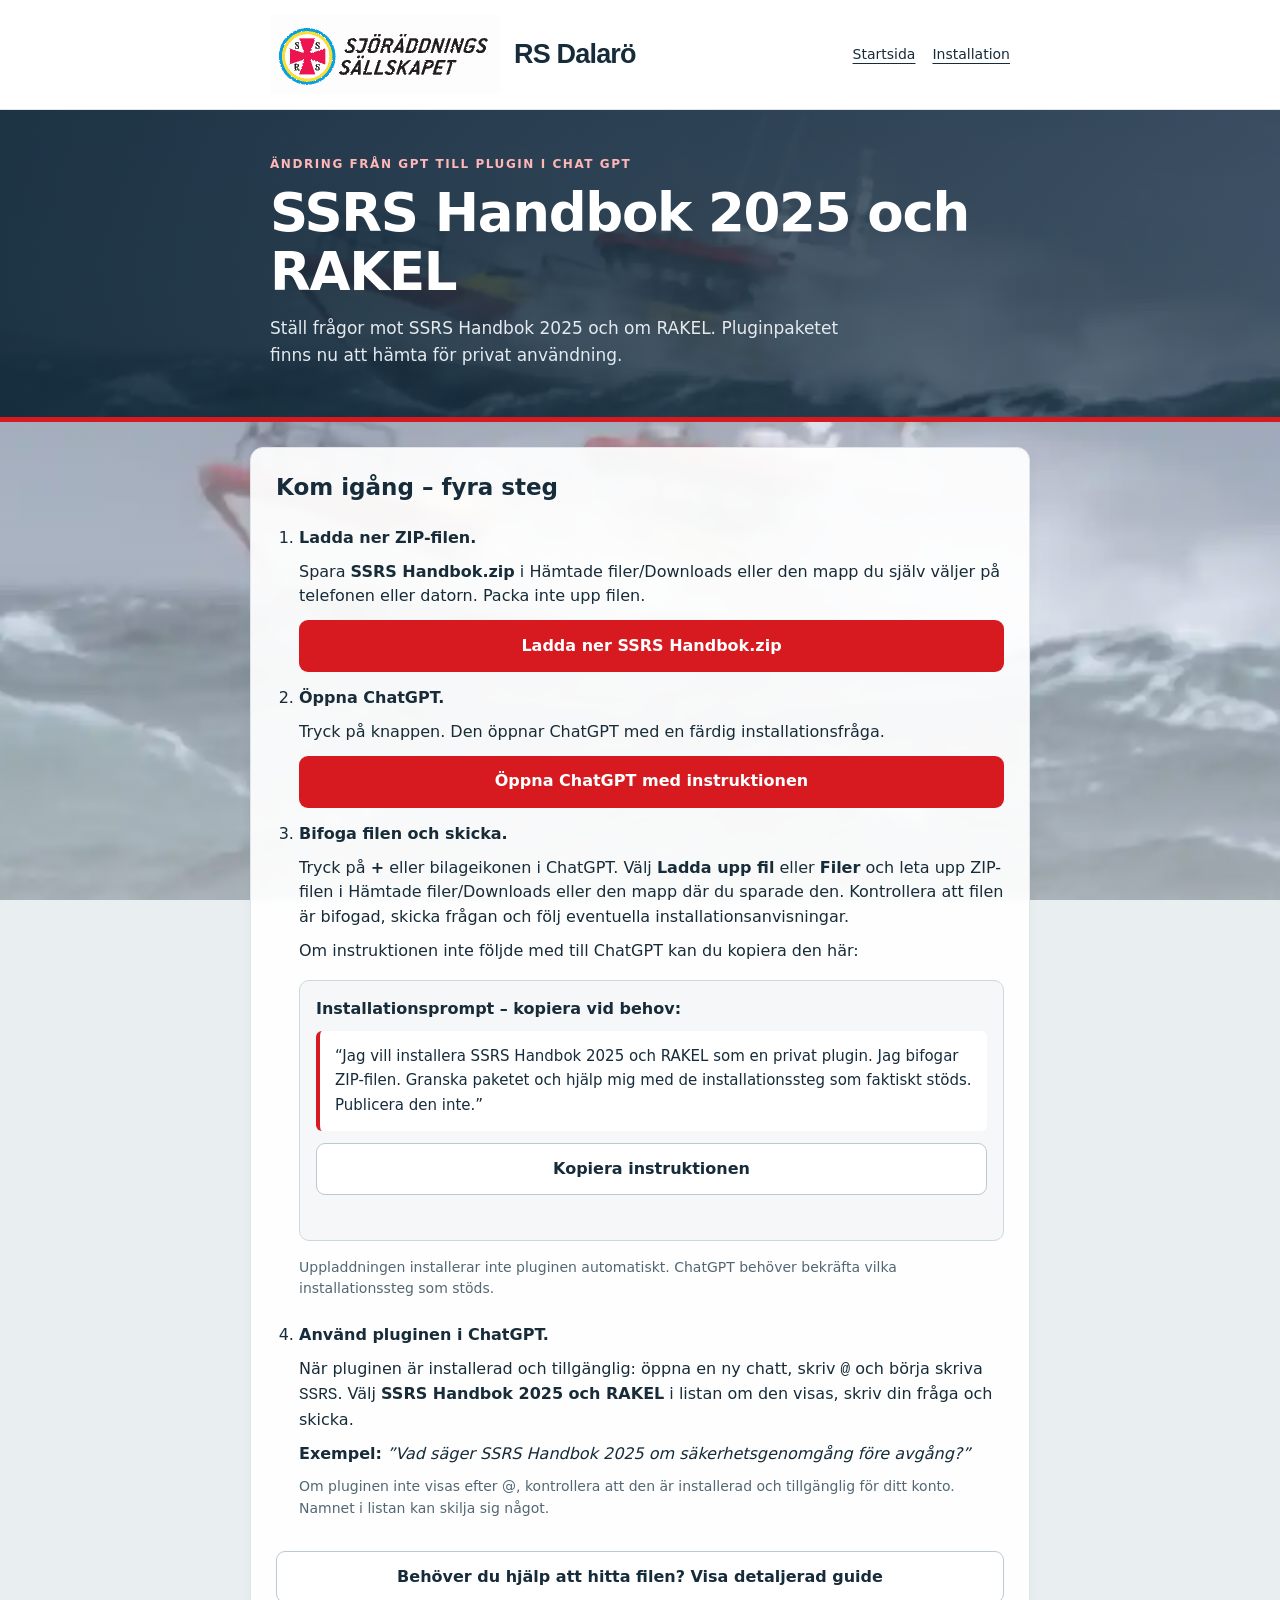
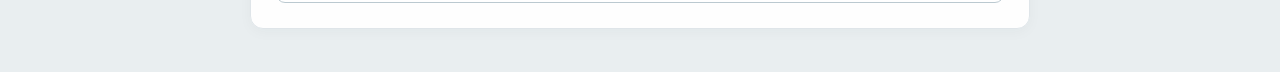
<file: index.html>
<!doctype html>
<html lang="sv">
<head>
<meta charset="utf-8">
<meta name="viewport" content="width=device-width,initial-scale=1">
<meta name="theme-color" content="#d71920">
<meta name="description" content="SSRS Handbok 2025 och RAKEL – information om privat distribution av en ChatGPT-plugin.">
<title>SSRS Handbok 2025 och RAKEL</title>
<link rel="stylesheet" href="./styles.css?v=20261119-4">
</head>
<body>
<header><div class="topbar"><a class="brand" href="./index.html"><img class="brand-logo" src="./ssrs-logo.svg" alt="Sjöräddningssällskapet" width="230" height="79"><span class="station-name">RS Dalarö</span></a><nav aria-label="Huvudmeny"><a href="./index.html" aria-current="page">Startsida</a><a href="./installera.html">Installation</a></nav></div></header>
<section class="hero"><div class="hero-inner"><p class="eyebrow">Ändring från GPT till Plugin i Chat GPT</p><h1>SSRS Handbok 2025 och RAKEL</h1><p>Ställ frågor mot SSRS Handbok 2025 och om RAKEL. Pluginpaketet finns nu att hämta för privat användning.</p></div></section>
<main>

<section class="card">
<h2>Kom igång – fyra steg</h2>
<ol class="steps main-steps">
<li><strong>Ladda ner ZIP-filen.</strong>
<p>Spara <strong>SSRS Handbok.zip</strong> i Hämtade filer/Downloads eller den mapp du själv väljer på telefonen eller datorn. Packa inte upp filen.</p>
<a class="button" href="./SSRS%20Handbok.zip" download="SSRS Handbok.zip">Ladda ner SSRS Handbok.zip</a></li>
<li><strong>Öppna ChatGPT.</strong>
<p>Tryck på knappen. Den öppnar ChatGPT med en färdig installationsfråga.</p>
<a class="button" href="https://chatgpt.com/?q=Jag%20vill%20installera%20SSRS%20Handbok%202025%20och%20RAKEL%20som%20en%20privat%20plugin.%20Jag%20bifogar%20ZIP-filen.%20Granska%20paketet%20och%20hj%C3%A4lp%20mig%20med%20de%20installationssteg%20som%20faktiskt%20st%C3%B6ds.%20Publicera%20den%20inte." target="_blank" rel="noopener noreferrer">Öppna ChatGPT med instruktionen</a></li>
<li><strong>Bifoga filen och skicka.</strong>
<p>Tryck på <strong>+</strong> eller bilageikonen i ChatGPT. Välj <strong>Ladda upp fil</strong> eller <strong>Filer</strong> och leta upp ZIP-filen i Hämtade filer/Downloads eller den mapp där du sparade den. Kontrollera att filen är bifogad, skicka frågan och följ eventuella installationsanvisningar.</p>
<p>Om instruktionen inte följde med till ChatGPT kan du kopiera den här:</p>
<div class="prompt-box" aria-label="Installationsinstruktion att kopiera">
<p class="prompt-label"><strong>Installationsprompt – kopiera vid behov:</strong></p>
<blockquote class="prompt-text" id="installationPrompt">“Jag vill installera SSRS Handbok 2025 och RAKEL som en privat plugin. Jag bifogar ZIP-filen. Granska paketet och hjälp mig med de installationssteg som faktiskt stöds. Publicera den inte.”</blockquote>
<button class="button secondary copy-prompt" type="button" data-copy-prompt aria-label="Kopiera installationsprompten">Kopiera instruktionen</button>
<p class="status copy-status" aria-live="polite"></p>
</div>
<p class="status">Uppladdningen installerar inte pluginen automatiskt. ChatGPT behöver bekräfta vilka installationssteg som stöds.</p>
</li>
<li><strong>Använd pluginen i ChatGPT.</strong>
<p>När pluginen är installerad och tillgänglig: öppna en ny chatt, skriv <code>@</code> och börja skriva <code>SSRS</code>. Välj <strong>SSRS Handbok 2025 och RAKEL</strong> i listan om den visas, skriv din fråga och skicka.</p>
<p><strong>Exempel:</strong> <em>”Vad säger SSRS Handbok 2025 om säkerhetsgenomgång före avgång?”</em></p>
<p class="status">Om pluginen inte visas efter @, kontrollera att den är installerad och tillgänglig för ditt konto. Namnet i listan kan skilja sig något.</p>
</li>
</ol>
<a class="button secondary" href="./installera.html">Behöver du hjälp att hitta filen? Visa detaljerad guide</a>
</section>
</main>
<script>
document.querySelectorAll("[data-copy-prompt]").forEach(button => {
  button.addEventListener("click", async () => {
    const prompt = "Jag vill installera SSRS Handbok 2025 och RAKEL som en privat plugin. Jag bifogar ZIP-filen. Granska paketet och hjälp mig med de installationssteg som faktiskt stöds. Publicera den inte.";
    const status = button.parentElement.querySelector(".copy-status");
    try {
      if (navigator.clipboard && window.isSecureContext) {
        await navigator.clipboard.writeText(prompt);
      } else {
        const field = document.createElement("textarea");
        field.value = prompt;
        field.style.position = "fixed";
        field.style.opacity = "0";
        document.body.appendChild(field);
        field.focus();
        field.select();
        const copied = document.execCommand("copy");
        field.remove();
        if (!copied) throw new Error("Kopiering stöds inte");
      }
      status.textContent = "Instruktionen är kopierad. Klistra in den i ChatGPT.";
    } catch (error) {
      status.textContent = "Automatisk kopiering fungerade inte. Markera och kopiera texten ovan manuellt.";
    }
  });
});
</script>
</body></html>
</file>
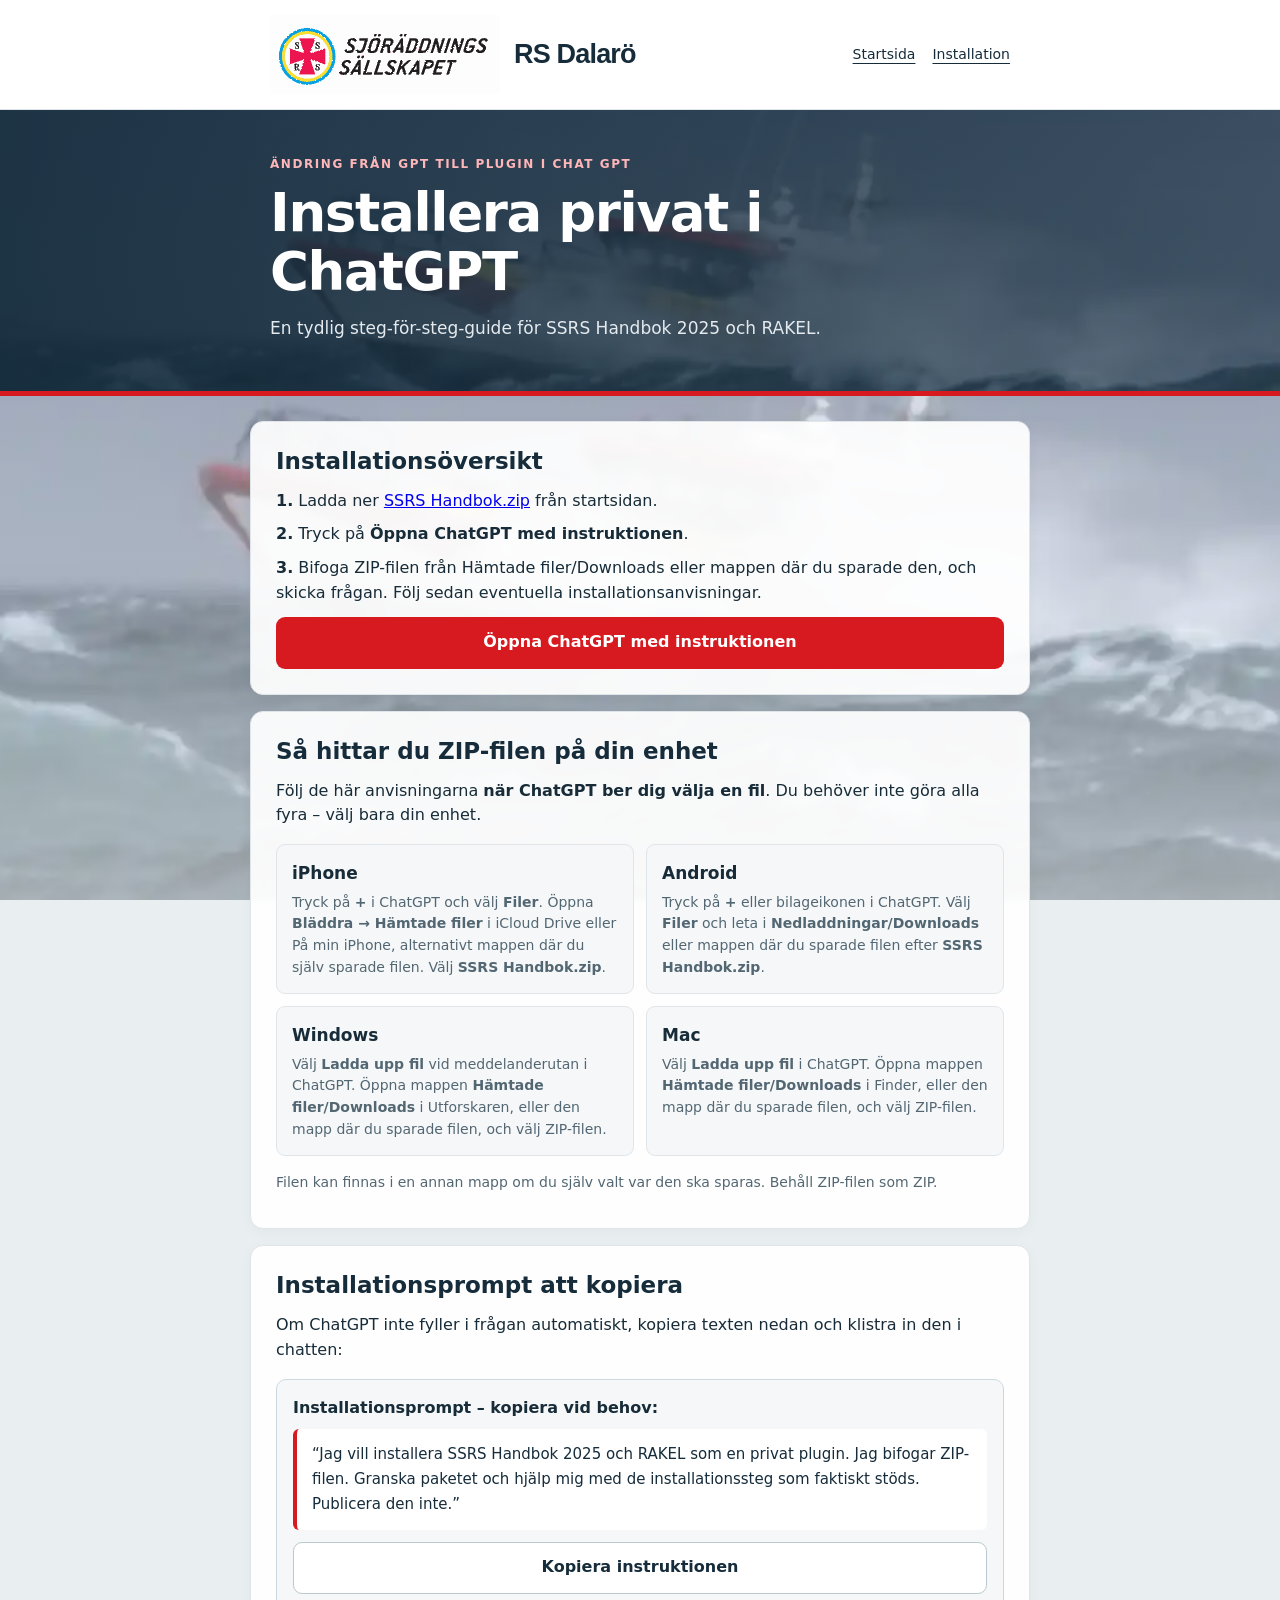
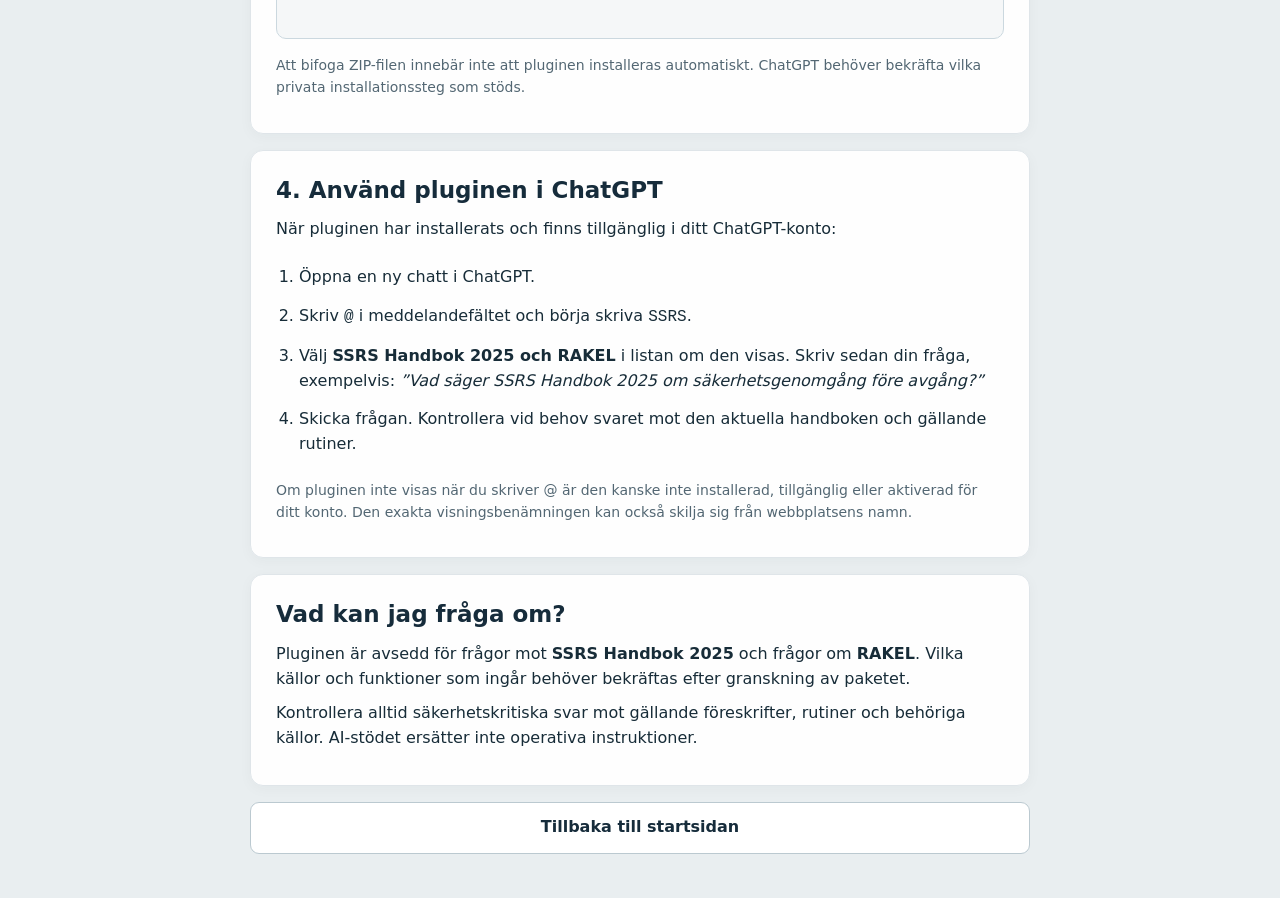
<file: installera.html>
<!doctype html>
<html lang="sv">
<head>
<meta charset="utf-8">
<meta name="viewport" content="width=device-width,initial-scale=1">
<meta name="theme-color" content="#d71920">
<meta name="description" content="Information om installation av SSRS Handbok 2025 och RAKEL.">
<title>Installation – SSRS Handbok 2025 och RAKEL</title>
<link rel="stylesheet" href="./styles.css?v=20261119-4">
</head>
<body>
<header><div class="topbar"><a class="brand" href="./index.html"><img class="brand-logo" src="./ssrs-logo.svg" alt="Sjöräddningssällskapet" width="230" height="79"><span class="station-name">RS Dalarö</span></a><nav aria-label="Huvudmeny"><a href="./index.html">Startsida</a><a href="./installera.html" aria-current="page">Installation</a></nav></div></header>
<section class="hero"><div class="hero-inner"><p class="eyebrow">Ändring från GPT till Plugin i Chat GPT</p><h1>Installera privat i ChatGPT</h1><p>En tydlig steg-för-steg-guide för SSRS Handbok 2025 och RAKEL.</p></div></section>
<main>
<section class="card"><h2>Installationsöversikt</h2>
<p><strong>1.</strong> Ladda ner <a href="./SSRS%20Handbok.zip" download="SSRS Handbok.zip">SSRS Handbok.zip</a> från startsidan.</p>
<p><strong>2.</strong> Tryck på <strong>Öppna ChatGPT med instruktionen</strong>.</p>
<p><strong>3.</strong> Bifoga ZIP-filen från Hämtade filer/Downloads eller mappen där du sparade den, och skicka frågan. Följ sedan eventuella installationsanvisningar.</p>
<a class="button" href="https://chatgpt.com/?q=Jag%20vill%20installera%20SSRS%20Handbok%202025%20och%20RAKEL%20som%20en%20privat%20plugin.%20Jag%20bifogar%20ZIP-filen.%20Granska%20paketet%20och%20hj%C3%A4lp%20mig%20med%20de%20installationssteg%20som%20faktiskt%20st%C3%B6ds.%20Publicera%20den%20inte." target="_blank" rel="noopener noreferrer">Öppna ChatGPT med instruktionen</a>
</section>
<section class="card"><h2>Så hittar du ZIP-filen på din enhet</h2>
<p>Följ de här anvisningarna <strong>när ChatGPT ber dig välja en fil</strong>. Du behöver inte göra alla fyra – välj bara din enhet.</p>
<div class="device-grid">
<div class="device-tip"><h3>iPhone</h3><p>Tryck på <strong>+</strong> i ChatGPT och välj <strong>Filer</strong>. Öppna <strong>Bläddra → Hämtade filer</strong> i iCloud Drive eller På min iPhone, alternativt mappen där du själv sparade filen. Välj <strong>SSRS Handbok.zip</strong>.</p></div>
<div class="device-tip"><h3>Android</h3><p>Tryck på <strong>+</strong> eller bilageikonen i ChatGPT. Välj <strong>Filer</strong> och leta i <strong>Nedladdningar/Downloads</strong> eller mappen där du sparade filen efter <strong>SSRS Handbok.zip</strong>.</p></div>
<div class="device-tip"><h3>Windows</h3><p>Välj <strong>Ladda upp fil</strong> vid meddelanderutan i ChatGPT. Öppna mappen <strong>Hämtade filer/Downloads</strong> i Utforskaren, eller den mapp där du sparade filen, och välj ZIP-filen.</p></div>
<div class="device-tip"><h3>Mac</h3><p>Välj <strong>Ladda upp fil</strong> i ChatGPT. Öppna mappen <strong>Hämtade filer/Downloads</strong> i Finder, eller den mapp där du sparade filen, och välj ZIP-filen.</p></div>
</div>
<p class="status">Filen kan finnas i en annan mapp om du själv valt var den ska sparas. Behåll ZIP-filen som ZIP.</p></section>
<section class="card"><h2>Installationsprompt att kopiera</h2>
<p>Om ChatGPT inte fyller i frågan automatiskt, kopiera texten nedan och klistra in den i chatten:</p>
<div class="prompt-box" aria-label="Installationsinstruktion att kopiera">
<p class="prompt-label"><strong>Installationsprompt – kopiera vid behov:</strong></p>
<blockquote class="prompt-text" id="installationPrompt">“Jag vill installera SSRS Handbok 2025 och RAKEL som en privat plugin. Jag bifogar ZIP-filen. Granska paketet och hjälp mig med de installationssteg som faktiskt stöds. Publicera den inte.”</blockquote>
<button class="button secondary copy-prompt" type="button" data-copy-prompt aria-label="Kopiera installationsprompten">Kopiera instruktionen</button>
<p class="status copy-status" aria-live="polite"></p>
</div>
<p class="status">Att bifoga ZIP-filen innebär inte att pluginen installeras automatiskt. ChatGPT behöver bekräfta vilka privata installationssteg som stöds.</p>
</section>
<section class="card"><h2>4. Använd pluginen i ChatGPT</h2>
<p>När pluginen har installerats och finns tillgänglig i ditt ChatGPT-konto:</p>
<ol class="steps">
<li>Öppna en ny chatt i ChatGPT.</li>
<li>Skriv <code>@</code> i meddelandefältet och börja skriva <code>SSRS</code>.</li>
<li>Välj <strong>SSRS Handbok 2025 och RAKEL</strong> i listan om den visas. Skriv sedan din fråga, exempelvis: <em>”Vad säger SSRS Handbok 2025 om säkerhetsgenomgång före avgång?”</em></li>
<li>Skicka frågan. Kontrollera vid behov svaret mot den aktuella handboken och gällande rutiner.</li>
</ol>
<p class="status">Om pluginen inte visas när du skriver @ är den kanske inte installerad, tillgänglig eller aktiverad för ditt konto. Den exakta visningsbenämningen kan också skilja sig från webbplatsens namn.</p>
</section>
<section class="card"><h2>Vad kan jag fråga om?</h2><p>Pluginen är avsedd för frågor mot <strong>SSRS Handbok 2025</strong> och frågor om <strong>RAKEL</strong>. Vilka källor och funktioner som ingår behöver bekräftas efter granskning av paketet.</p>
<p>Kontrollera alltid säkerhetskritiska svar mot gällande föreskrifter, rutiner och behöriga källor. AI-stödet ersätter inte operativa instruktioner.</p></section>
<a class="button secondary" href="./index.html">Tillbaka till startsidan</a>
</main>
<script>
document.querySelectorAll("[data-copy-prompt]").forEach(button => {
  button.addEventListener("click", async () => {
    const prompt = "Jag vill installera SSRS Handbok 2025 och RAKEL som en privat plugin. Jag bifogar ZIP-filen. Granska paketet och hjälp mig med de installationssteg som faktiskt stöds. Publicera den inte.";
    const status = button.parentElement.querySelector(".copy-status");
    try {
      if (navigator.clipboard && window.isSecureContext) {
        await navigator.clipboard.writeText(prompt);
      } else {
        const field = document.createElement("textarea");
        field.value = prompt;
        field.style.position = "fixed";
        field.style.opacity = "0";
        document.body.appendChild(field);
        field.focus();
        field.select();
        const copied = document.execCommand("copy");
        field.remove();
        if (!copied) throw new Error("Kopiering stöds inte");
      }
      status.textContent = "Instruktionen är kopierad. Klistra in den i ChatGPT.";
    } catch (error) {
      status.textContent = "Automatisk kopiering fungerade inte. Markera och kopiera texten ovan manuellt.";
    }
  });
});
</script>
</body></html>
</file>
<file: styles.css>
:root{color-scheme:light;--red:#d71920;--red-dark:#a80f17;--navy:#162c3b;--ink:#172c38;--muted:#536773;--line:#dfe5e9;--surface:#fff;--background:#f4f6f7}
*{box-sizing:border-box}
html{scroll-behavior:smooth}
body{margin:0;background:var(--background);color:var(--ink);font:16px/1.55 system-ui,-apple-system,"Segoe UI",sans-serif}
header{background:var(--surface);border-bottom:1px solid var(--line)}
.topbar{max-width:780px;margin:auto;padding:15px 20px;display:flex;align-items:center;justify-content:space-between;gap:16px}
.brand{color:var(--navy);font-weight:850;letter-spacing:.035em;text-decoration:none;display:flex;align-items:center;gap:10px}
.mark{width:34px;height:34px;border-radius:7px;display:grid;place-items:center;background:var(--red);color:#fff;font-size:23px}
nav{display:flex;gap:17px;flex-wrap:wrap}nav a{color:var(--navy);font-size:14px;text-underline-offset:4px}
.hero{background:var(--navy);color:#fff;padding:45px 20px 49px;border-bottom:5px solid var(--red)}
.hero-inner{max-width:740px;margin:auto}
.eyebrow{text-transform:uppercase;letter-spacing:.13em;font-size:12px;font-weight:800;color:#ffb6b8;margin:0 0 9px}
h1{font-size:clamp(34px,6vw,53px);line-height:1.12;letter-spacing:-.025em;margin:0 0 14px;max-width:720px}
.hero p:last-child{max-width:590px;color:#e4eaee;font-size:17px;margin:0}
main{max-width:780px;width:calc(100% - 32px);margin:25px auto 45px}
.card{background:var(--surface);border:1px solid var(--line);border-radius:13px;padding:25px;margin:16px 0;box-shadow:0 3px 14px #182f3a09}
h2{font-size:23px;line-height:1.3;color:var(--navy);margin:0 0 12px}
h3{font-size:17px;margin:0 0 5px}p{margin:9px 0}
.grid{display:grid;grid-template-columns:1fr 1fr;gap:12px;margin:17px 0}
.topic{background:#f4f6f7;border-left:4px solid var(--red);border-radius:8px;padding:16px}
.topic p{color:var(--muted);font-size:14px;margin:0}
.button{display:flex;align-items:center;justify-content:center;width:100%;min-height:52px;padding:13px 17px;margin-top:11px;border-radius:9px;border:0;background:var(--red);color:#fff;text-decoration:none;text-align:center;font:700 16px/1.3 system-ui,-apple-system,"Segoe UI",sans-serif;cursor:pointer}
.button.secondary{background:#fff;color:var(--navy);border:1px solid #bbc9d0}
.button:not(:disabled):hover{background:var(--red-dark)}.button.secondary:hover{background:#eef1f3}
.button:disabled{opacity:.58;cursor:not-allowed}
a:focus-visible,button:focus-visible{outline:3px solid #2e86c7;outline-offset:3px}
.notice{background:#fff8ec;border:1px solid #e9d0a8;border-left:5px solid #bb7b17;border-radius:9px;padding:14px;color:#674a19}
.status{color:var(--muted);font-size:14px}
.steps{padding-left:23px}.steps li{padding:7px 0}

@media(max-width:580px){.topbar{align-items:flex-start;flex-direction:column}.hero{padding:36px 16px 40px}.grid{grid-template-columns:1fr}.card{padding:19px}}
@media(prefers-reduced-motion:reduce){html{scroll-behavior:auto}}

/* Sjöräddningsfoto. Bildlagret ligger över sidans bakgrund, under allt innehåll. */
body{position:relative;isolation:isolate;background:#e9eef0}
body::before{content:"";position:fixed;inset:0;z-index:0;pointer-events:none;background:linear-gradient(180deg,rgba(235,242,244,.10) 0%,rgba(235,242,244,.38) 66%,rgba(235,242,244,.63) 100%),url("./ssrs-bakgrund.webp?v=2") center 54%/cover no-repeat;opacity:1}
header,.hero,main{position:relative;z-index:1}
.hero{background:linear-gradient(90deg,rgba(18,42,58,.90),rgba(18,42,58,.60)),url("./ssrs-bakgrund.webp?v=2") center 55%/cover no-repeat}
.card{background:rgba(255,255,255,.93);backdrop-filter:blur(3px)}
@media(max-width:580px){body::before{background-position:54% center}.hero{background-position:54% center}}
/* SSRS logo in header */
.brand-logo{display:block;width:clamp(160px,23vw,230px);height:auto;object-fit:contain}
@media(max-width:580px){.brand-logo{width:190px}}


/* Kopierbar installationsprompt, identisk på båda sidor. */
.prompt-box{margin:16px 0;padding:16px;background:#f5f7f8;border:1px solid #cbd8df;border-radius:10px}
.prompt-label{margin:0 0 9px}
.prompt-text{margin:0;padding:13px 15px;white-space:normal;overflow-wrap:anywhere;background:white;border-left:4px solid var(--red);border-radius:6px;font-size:15px;line-height:1.65;color:var(--navy);user-select:text}
.copy-prompt{margin-top:12px}
.copy-status{min-height:1.4em;margin:9px 0 0}

/* Enhetsspecifika tips på detaljsidan */
.device-grid{display:grid;grid-template-columns:1fr 1fr;gap:12px;margin:16px 0}
.device-tip{background:rgba(245,247,248,.95);border:1px solid var(--line);border-radius:9px;padding:15px}
.device-tip p{color:var(--muted);font-size:14px;margin:5px 0 0}
@media(max-width:580px){.device-grid{grid-template-columns:1fr}}

/* Stationsnamn intill SSRS-loggan, med matchande kraftig sans-serif. */
.brand{gap:14px;flex-wrap:nowrap}
.station-name{font-family:"Arial Narrow","Helvetica Neue",Arial,sans-serif;font-stretch:condensed;font-weight:900;font-size:clamp(18px,2.6vw,27px);line-height:1;letter-spacing:-.03em;color:var(--navy);white-space:nowrap}
@media(max-width:580px){.brand{gap:9px}.brand-logo{width:150px}.station-name{font-size:20px}}
</file>
